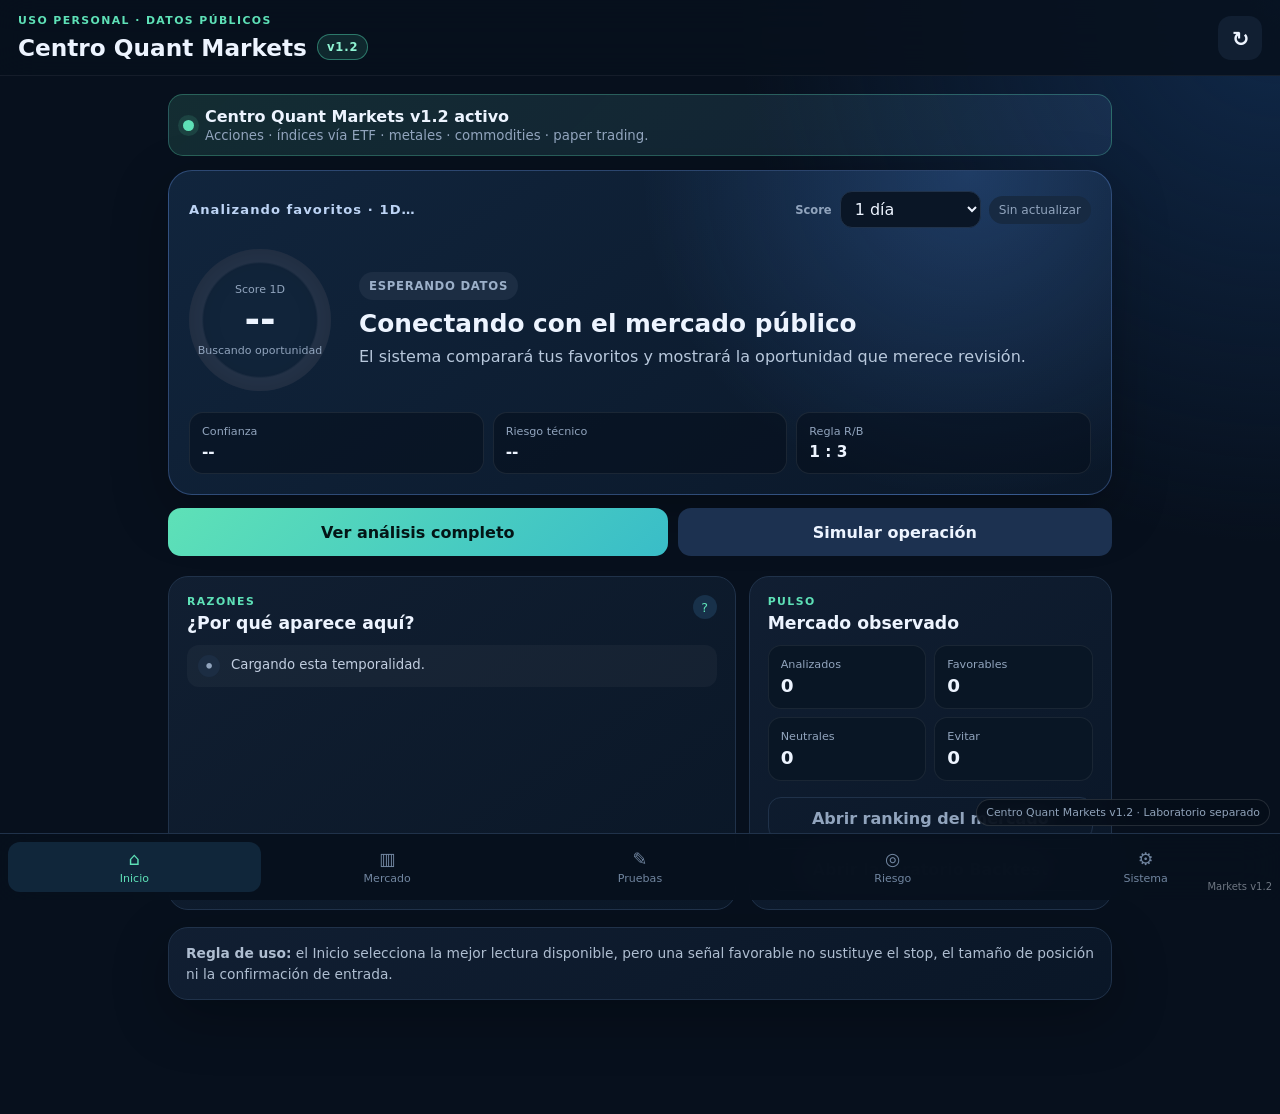
<file: index.html>
<!doctype html>
<html lang="es">
<head>
  <meta charset="utf-8" />
  <meta name="viewport" content="width=device-width, initial-scale=1, viewport-fit=cover" />
  <meta name="theme-color" content="#0b1220" />
  <meta name="apple-mobile-web-app-capable" content="yes" />
  <meta name="apple-mobile-web-app-status-bar-style" content="black-translucent" />
  <meta name="apple-mobile-web-app-title" content="Quant Centro" />
  <title>Centro de Trading Cuantitativo</title>
  <link rel="manifest" href="./manifest.webmanifest" />
  <link rel="apple-touch-icon" href="./icons/icon-192.png" />
  <link rel="stylesheet" href="./styles.css?v=1.0.0" />
</head>
<body>
  <header class="app-header">
    <div>
      <p class="eyebrow">Uso personal · Datos públicos</p>
      <div class="brand-line"><h1>Centro Quant Markets</h1><span class="version-badge">v1.2</span></div>
    </div>
    <button id="refreshAllBtn" class="icon-btn" aria-label="Actualizar">↻</button>
  </header>

  <main>
    <section id="homeView" class="view active home-v6">
      <div class="v6-release-banner"><span class="release-dot"></span><div><strong>Centro Quant Markets v1.2 activo</strong><small>Acciones · índices vía ETF · metales · commodities · paper trading.</small></div></div>

      <article class="decision-hero">
        <div class="decision-topline">
          <span id="homePair" class="home-pair">Analizando favoritos…</span>
          <div class="home-time-controls">
            <label for="homeTimeframeSelect">Score</label>
            <select id="homeTimeframeSelect" class="compact-select" aria-label="Temporalidad del Score de Inicio">
              <option value="15m">15 min</option>
              <option value="1h">1 hora</option>
              <option value="4h">4 horas</option>
              <option value="1d" selected>1 día</option>
              <option value="1w">1 semana</option>
            </select>
            <span id="homeUpdated" class="pill">Sin actualizar</span>
          </div>
        </div>
        <div class="decision-main">
          <div class="decision-score-wrap">
            <span id="homeScoreLabel">Score 1D</span>
            <strong id="homeScore">--</strong>
            <small id="homeSide">Buscando oportunidad</small>
          </div>
          <div class="decision-copy">
            <p id="homeDecision" class="home-decision neutral">ESPERANDO DATOS</p>
            <h2 id="homeHeadline">Conectando con el mercado público</h2>
            <p id="homeSummary">El sistema comparará tus favoritos y mostrará la oportunidad que merece revisión.</p>
          </div>
        </div>
        <div class="home-kpis">
          <div><span>Confianza</span><strong id="homeConfidence">--</strong></div>
          <div><span>Riesgo técnico</span><strong id="homeRisk">--</strong></div>
          <div><span>Regla R/B</span><strong>1 : 3</strong></div>
        </div>
      </article>

      <div class="home-actions">
        <button id="homeAnalyzeBtn" class="primary">Ver análisis completo</button>
        <button id="homePaperBtn" class="secondary">Simular operación</button>
      </div>

      <section class="home-grid">
        <article class="home-panel">
          <div class="home-panel-head"><div><p class="eyebrow">Razones</p><h2>¿Por qué aparece aquí?</h2></div><span class="help-symbol">?</span></div>
          <div id="homeReasons" class="reason-list"><div class="reason-row neutral"><span>•</span><p>Esperando indicadores del mercado.</p></div></div>
        </article>

        <article class="home-panel">
          <div class="home-panel-head"><div><p class="eyebrow">Pulso</p><h2>Mercado observado</h2></div></div>
          <div class="pulse-grid">
            <div><span>Analizados</span><strong id="homeAnalyzed">0</strong></div>
            <div><span>Favorables</span><strong id="homeFavorable">0</strong></div>
            <div><span>Neutrales</span><strong id="homeNeutral">0</strong></div>
            <div><span>Evitar</span><strong id="homeAvoid">0</strong></div>
          </div>
          <button id="homeMarketBtn" class="ghost wide">Abrir ranking del mercado</button>
          <button id="homeBacktestBtn" class="ghost wide home-secondary-link">Abrir laboratorio Backtest</button>
        </article>
      </section>

      <div class="notice home-notice"><strong>Regla de uso:</strong> el Inicio selecciona la mejor lectura disponible, pero una señal favorable no sustituye el stop, el tamaño de posición ni la confirmación de entrada.</div>
    </section>

    <section id="dashboardView" class="view">
      <div class="hero-card">
        <div>
          <p class="muted">Estado de tus favoritos</p>
          <h2 id="marketSummary">Cargando mercado…</h2>
        </div>
        <span id="lastUpdate" class="pill">Sin actualizar</span>
      </div>

      <div class="section-title">
        <div>
          <h2>Mercado Hoy</h2>
          <p>Ranking automático según oportunidad Long o Short.</p>
        </div>
        <select id="marketModeSelect" class="compact-select">
          <option value="long" selected>Long</option>
          <option value="short">Short</option>
        </select>
      </div>
      <div id="marketRanking" class="ranking-list"></div>

      <div class="section-title">
        <div>
          <h2>Favoritos</h2>
          <p>Scores Long y Short separados.</p>
        </div>
        <button id="addAssetBtn" class="primary small">+ Agregar</button>
      </div>
      <div id="assetGrid" class="asset-grid"></div>

      <div class="notice">
        <strong>Importante:</strong> el score mide cuántas condiciones favorables se cumplen. No es una probabilidad garantizada de subida.
      </div>
    </section>

    <section id="analysisView" class="view">
      <div class="section-title">
        <div>
          <p class="eyebrow">Análisis cuantitativo</p>
          <h2 id="analysisTitle">Selecciona un activo</h2>
        </div>
        <button id="backToDashboard" class="ghost">← Volver</button>
      </div>

      <div class="controls-row">
        <select id="analysisModeSelect">
          <option value="long" selected>Lectura Long</option>
          <option value="short">Lectura Short</option>
        </select>
        <select id="timeframeSelect">
          <option value="15m">15 minutos</option>
          <option value="1h">1 hora</option>
          <option value="4h">4 horas</option>
          <option value="1d" selected>Diario</option>
          <option value="1w">Semanal</option>
          <option value="1M">Mensual</option>
        </select>
        <button id="refreshAnalysisBtn" class="secondary">Actualizar</button>
      </div>

      <div class="analysis-top">
        <div class="score-card">
          <span class="muted">Score cuantitativo</span>
          <strong id="mainScore">--</strong>
          <span id="mainDecision" class="decision neutral">Sin datos</span>
        </div>
        <div class="metric-card">
          <span>Precio</span><strong id="analysisPrice">--</strong>
          <small id="analysisChange">--</small>
        </div>
      </div>

      <article class="traffic-card" id="trafficCard">
        <div class="traffic-head">
          <div>
            <p class="eyebrow">Semáforo inteligente</p>
            <h3 id="trafficTitle">Esperando análisis</h3>
            <p id="trafficMessage">El sistema combinará score y calidad de los factores para darte una instrucción clara.</p>
          </div>
          <div id="trafficLight" class="traffic-light neutral" aria-label="Semáforo sin datos">
            <span class="light red"></span><span class="light yellow"></span><span class="light green"></span>
          </div>
        </div>
        <div id="trafficReasons" class="traffic-reasons"><div class="reason-row neutral"><span>•</span><p>Selecciona un activo y espera los datos.</p></div></div>
        <button id="trafficNeedsBtn" class="ghost wide" type="button" aria-expanded="false">¿Qué tendría que pasar para ponerse en verde?</button>
        <div id="trafficNeeds" class="traffic-needs" hidden></div>
        <small class="traffic-rule">El verde valida la lectura técnica. Antes de operar, el simulador debe confirmar un riesgo/beneficio mínimo de 1:3.</small>
      </article>

      <article class="score-engine-card">
        <div class="score-engine-head">
          <div><p class="eyebrow">Motor del Score</p><h3>De dónde salen los puntos</h3><p>Cada factor aporta una parte de su peso máximo según la lectura actual.</p></div>
          <span id="scoreWeightTotal" class="pill">Pesos: 100</span>
        </div>
        <div id="scoreBreakdown" class="score-breakdown"><div class="notice">Selecciona un activo para ver el desglose.</div></div>
      </article>

      <div class="chart-card">
        <div class="chart-head">
          <div>
            <strong>Precio y medias</strong>
            <small id="chartCaption">Últimas velas</small>
          </div>
          <div class="legend"><span>Precio</span><span>EMA20</span><span>EMA50</span></div>
        </div>
        <canvas id="priceChart" width="900" height="420"></canvas>
      </div>

      <div id="diagnosticGrid" class="diagnostic-grid"></div>

      <div class="explanation-card">
        <h3>Lectura clara</h3>
        <p id="plainExplanation">Selecciona un activo para obtener el diagnóstico.</p>
      </div>
    </section>

    <section id="backtestView" class="view">
      <div class="section-title">
        <div>
          <p class="eyebrow">Laboratorio</p>
          <h2>Laboratorio automático</h2>
          <p>La app recorre el historial y abre/cierra simulaciones automáticamente según el Score, stop y objetivo.</p>
        </div>
      </div>

      <div class="form-card">
        <div class="form-grid">
          <label>Activo
            <select id="btSymbol"></select>
          </label>
          <label>Temporalidad
            <select id="btInterval">
              <option value="15m">15 minutos</option>
              <option value="1h">1 hora</option>
              <option value="4h" selected>4 horas</option>
              <option value="1d">Diario</option>
              <option value="1w">Semanal</option>
            </select>
          </label>
          <label>Motor de entrada
            <select id="btPreset">
              <option value="score" selected>Score Centro Quant automático</option>
              <option value="trend">Clásico: tendencia EMA + RSI</option>
              <option value="pullback">Clásico: retroceso EMA20</option>
              <option value="breakout">Clásico: ruptura + volumen</option>
            </select>
          </label>
          <label>Score mínimo
            <input id="btScoreThreshold" type="number" value="85" min="50" max="100" step="1" />
          </label>
          <label>Dirección
            <select id="btDirection"><option value="auto" selected>Automática Long / Short</option><option value="long">Solo Long</option><option value="short">Solo Short</option></select>
          </label>
          <label>Capital inicial
            <input id="btCapital" type="number" value="10000" min="100" />
          </label>
          <label>Stop %
            <input id="btStop" type="number" value="3" min="0.2" step="0.1" />
          </label>
          <label>Objetivo %
            <input id="btTarget" type="number" value="9" min="0.2" step="0.1" />
          </label>
          <label>Comisión por lado %
            <input id="btFee" type="number" value="0.1" min="0" step="0.01" />
          </label>
          <label>Riesgo por operación %
            <input id="btRisk" type="number" value="1" min="0.1" max="10" step="0.1" />
          </label>
        </div>
        <button id="runBacktestBtn" class="primary wide">Ejecutar simulaciones automáticas</button>
        <div id="btAutoSummary" class="auto-summary">Usa Score 85 como punto de partida. Después puedes probar 80, 75 o 90 y comparar.</div>
      </div>

      <div id="btResults" class="results-grid hidden"></div>
      <div id="btEquityWrap" class="chart-card hidden">
        <div class="chart-head"><strong>Curva de capital</strong><small>Resultado simulado</small></div>
        <canvas id="equityChart" width="900" height="360"></canvas>
      </div>
      <div class="notice">
        Un backtest no garantiza resultados futuros. Sirve para descartar ideas débiles y medir reglas antes de arriesgar dinero.
      </div>
    </section>


    <section id="paperView" class="view paper-v5">
      <div class="new-version-banner"><strong>✓ NUEVA BASE ACTIVA</strong><span>Laboratorio separado: riesgo, R/B, diario y aprendizaje.</span></div>
      <div class="section-title paper-hero">
        <div>
          <p class="eyebrow">Laboratorio Markets · v1.2</p>
          <h2>Simulador y diario de operaciones</h2>
          <p>Planea la entrada, valida el riesgo y aprende de tus resultados sin usar dinero real.</p>
        </div>
        <button id="refreshPaperBtn" class="secondary">Revisar abiertas</button>
      </div>

      <div class="auto-paper-card">
        <div class="auto-paper-head"><div><p class="eyebrow">Piloto automático</p><h3>Paper trading automático</h3><p>Cuando la app está abierta (y al volver a abrirla), escanea una cesta separada de acciones grandes y ETFs representativos de índices, metales y commodities. Crea simulaciones sólo si alcanzan el Score indicado.</p></div><label class="switch-line"><input id="autoPaperEnabled" type="checkbox" /><span>Activar</span></label></div>
        <div class="auto-paper-grid">
          <label>Temporalidad<select id="autoPaperInterval"><option value="15m">15 min</option><option value="1h">1 hora</option><option value="4h" selected>4 horas</option><option value="1d">Diario</option><option value="1w">Semanal</option></select></label>
          <label>Score mínimo<input id="autoPaperThreshold" type="number" min="50" max="100" value="85" /></label>
          <label>Stop %<input id="autoPaperStop" type="number" min="0.2" step="0.1" value="3" /></label>
          <label>Objetivo %<input id="autoPaperTarget" type="number" min="0.2" step="0.1" value="9" /></label>
          <label>Riesgo %<input id="autoPaperRisk" type="number" min="0.1" max="10" step="0.1" value="1" /></label>
          <label>Capital simulado<input id="autoPaperCapital" type="number" min="100" value="20000" /></label>
        </div>
        <div class="scanner-universe-note"><strong>Radar Markets:</strong> acciones grandes + ETFs de índices/metales/commodities → Score Long/Short → R/B mínimo 1:3.</div>
        <div class="auto-paper-footer"><span id="autoPaperStatus">Apagado</span><button id="scanAutoPaperBtn" class="secondary">Revisar señales ahora</button></div>
        <small class="muted">En iPhone una PWA no puede garantizar ejecución continua cuando está totalmente cerrada; el barrido se hace con la app abierta, al abrirla y al actualizar.</small>
      </div>

      <div class="scanner-results-card">
        <div class="scanner-results-head"><div><p class="eyebrow">Radar Markets</p><h3>Último barrido del mercado</h3><p id="scannerResultsMeta">Aún no hay un barrido terminado.</p></div><div class="scanner-legend"><span class="dot signal"></span>85+ señal <span class="dot watch"></span>70–84 vigilar</div></div>
        <div id="scannerResults" class="scanner-results"></div>
        <small class="muted">Aquí aparecen los instrumentos que realmente logró analizar. Se ordenan por el mejor Score entre Long y Short.</small>
      </div>
      <div class="paper-layout">
        <div class="form-card paper-entry-card">
          <div class="paper-card-title"><span class="step-number">1</span><div><strong>Nueva operación</strong><small>Define la idea antes de entrar</small></div></div>
          <div class="form-grid">
            <label>Activo<select id="paperSymbol"></select></label>
            <label>Dirección<select id="paperSide"><option value="long">Long</option><option value="short">Short</option></select></label>
            <label>Temporalidad<select id="paperInterval"><option value="15m">15 minutos</option><option value="1h">1 hora</option><option value="4h">4 horas</option><option value="1d" selected>Diario</option><option value="1w">Semanal</option></select></label>
            <label>Entrada<input id="paperEntry" type="number" step="any" placeholder="Precio actual automático" /></label>
            <label>Stop por<select id="paperStopMode"><option value="percent">Porcentaje</option><option value="price">Precio</option></select></label>
            <label>Stop<input id="paperStop" type="number" step="any" value="3" /></label>
            <label>Objetivo por<select id="paperTargetMode"><option value="percent">Porcentaje</option><option value="price">Precio</option></select></label>
            <label>Objetivo<input id="paperTarget" type="number" step="any" value="9" /></label>
            <label>Capital disponible<input id="paperCapital" type="number" min="0" step="any" value="20000" /></label>
            <label>Riesgo máximo %<input id="paperRiskPct" type="number" min="0.1" max="10" step="0.1" value="1" /></label>
            <label class="full-field">Motivo o notas<textarea id="paperNotes" rows="3" placeholder="Ej. Score alto, tendencia alineada y volumen confirmando"></textarea></label>
          </div>
          <div class="trade-checklist">
            <strong>Lista de control antes de guardar</strong>
            <label><input id="checkTrend" type="checkbox" /> La tendencia apoya la dirección</label>
            <label><input id="checkSignal" type="checkbox" /> Existe una señal concreta de entrada</label>
            <label><input id="checkRisk" type="checkbox" /> Acepto la pérdida definida por el stop</label>
            <label><input id="checkNoImpulse" type="checkbox" /> No estoy entrando por impulso o FOMO</label>
          </div>
          <div id="paperPreview" class="paper-analysis-panel">Selecciona los datos. Al guardar se capturarán score, RSI, ADX, ATR, volumen y medias.</div>
          <button id="savePaperBtn" class="primary wide">Guardar operación simulada</button>
        </div>

        <aside class="paper-guide-card">
          <div class="paper-card-title"><span class="step-number">2</span><div><strong>Reglas de control</strong><small>Tu filtro antes de operar</small></div></div>
          <div class="rule-row"><span>Riesgo máximo</span><strong>1% sugerido</strong></div>
          <div class="rule-row"><span>R/B mínimo</span><strong>1 : 3</strong></div>
          <div class="rule-row"><span>Operaciones abiertas</span><strong id="paperOpenCount">0</strong></div>
          <p class="muted compact-note">Una operación puede tener score alto y aun así no cumplir tu gestión de riesgo.</p>
        </aside>
      </div>

      <div class="section-title paper-section-head"><div><p class="eyebrow">Seguimiento</p><h2>Operaciones abiertas</h2><p>La app revisa stops y objetivos automáticamente cada 45 segundos mientras está activa.</p></div></div>
      <div id="paperMonitor" class="paper-monitor"></div>
      <div id="paperOpenList" class="paper-list"></div>

      <div class="section-title paper-section-head"><div><p class="eyebrow">Estadísticas</p><h2>Diario de resultados</h2><p>Historial, rendimiento acumulado y patrones de tu sistema.</p></div></div>
      <div id="paperStats" class="results-grid"></div>
      <div class="section-head mfe-head"><div><h3>🎯 ¿Hasta dónde llegaron realmente?</h3><p>Máximo avance favorable antes del cierre, medido en R.</p></div></div>
      <div id="paperMfeStats" class="results-grid mfe-grid"></div>
      <div id="paperInsights" class="insights-card"></div>
      <div class="journal-toolbar">
        <select id="paperFilter">
          <option value="all">Todo el diario</option>
          <option value="wins">Solo ganadoras</option>
          <option value="losses">Solo perdedoras</option>
          <option value="long">Solo Long</option>
          <option value="short">Solo Short</option>
        </select>
        <button id="exportPaperBtn" class="secondary">Exportar CSV</button>
      </div>
      <div id="paperClosedList" class="paper-list"></div>
    </section>

    <section id="positionView" class="view">
      <div class="section-title">
        <div>
          <p class="eyebrow">Gestión de riesgo</p>
          <h2>Calculadora de posición</h2>
        </div>
      </div>
      <div class="form-card">
        <div class="form-grid">
          <label>Capital disponible
            <input id="posCapital" type="number" value="20000" />
          </label>
          <label>Riesgo máximo %
            <input id="posRisk" type="number" value="1" step="0.1" />
          </label>
          <label>Precio de entrada
            <input id="posEntry" type="number" placeholder="Ej. 65000" step="any" />
          </label>
          <label>Stop loss
            <input id="posStop" type="number" placeholder="Ej. 63000" step="any" />
          </label>
          <label>Objetivo
            <input id="posTarget" type="number" placeholder="Ej. 71000" step="any" />
          </label>
        </div>
        <button id="calcPositionBtn" class="primary wide">Calcular operación</button>
      </div>
      <div id="positionResults" class="results-grid hidden"></div>
    </section>

    <section id="settingsView" class="view">
      <div class="section-title">
        <div>
          <p class="eyebrow">Configuración</p>
          <h2>Sistema cuantitativo</h2>
          <p>Estos pesos determinan el score. Después podremos ajustarlos con evidencia del backtest.</p>
        </div>
      </div>
      <div class="form-card" style="margin-bottom:14px">
        <div class="weight-summary"><div><strong>Fuente de datos · Twelve Data</strong><small>La clave queda guardada sólo en este dispositivo.</small></div><strong id="marketApiStatus">Sin clave</strong></div>
        <label>API key de Twelve Data<input id="marketApiKey" type="password" autocomplete="off" placeholder="Pega aquí tu API key" /></label>
        <button id="saveMarketApiKey" type="button" class="primary wide">Guardar clave de mercado</button>
        <small class="muted">Markets v1 necesita esta clave para consultar velas y precios. Crypto permanece totalmente separado.</small>
      </div>
      <div class="form-card">
        <div class="weight-summary"><div><strong>Personaliza tu estrategia</strong><small>Los seis pesos deben sumar 100.</small></div><strong id="weightsTotal">100 / 100</strong></div>
        <div class="weight-presets">
          <button type="button" class="ghost" data-weight-preset="balanced">Equilibrado</button>
          <button type="button" class="ghost" data-weight-preset="trend">Tendencia</button>
          <button type="button" class="ghost" data-weight-preset="momentum">Momentum</button>
        </div>
        <div id="weightsForm" class="weights"></div>
        <button id="saveWeightsBtn" class="primary wide">Guardar y recalcular</button>
        <div class="backup-tools">
          <button id="backupDataBtn" type="button" class="secondary wide">Crear respaldo completo</button>
          <button id="restoreDataBtn" type="button" class="ghost wide">Cargar respaldo</button>
          <input id="restoreDataInput" type="file" accept="application/json,.json" hidden />
          <small class="muted">El respaldo incluye activos, pesos, temporalidad de Inicio y todas las operaciones de Pruebas guardadas en este dispositivo.</small>
        </div>
        <button id="resetDataBtn" class="danger wide">Restablecer aplicación</button>
      </div>
      <div class="notice">
        Los datos personales y preferencias se guardan localmente en este dispositivo. La API key de datos se guarda sólo en el almacenamiento local de este dispositivo y no se incluye en los respaldos.
      </div>
    </section>
  </main>
  <div class="build-label">Centro Quant Markets v1.2 · Laboratorio separado</div>

  <nav class="bottom-nav">
    <button data-view="homeView" class="active"><span>⌂</span>Inicio</button>
    <button data-view="dashboardView"><span>▥</span>Mercado</button>
    <button data-view="paperView"><span>✎</span>Pruebas</button>
    <button data-view="positionView"><span>◎</span>Riesgo</button>
    <button data-view="settingsView"><span>⚙</span>Sistema</button>
  </nav>

  <dialog id="assetDialog">
    <form method="dialog" class="dialog-card">
      <h3>Agregar instrumento</h3>
      <p>Escribe el ticker. Ejemplos: AAPL, MSFT, SPY, GLD, USO.</p>
      <input id="newAssetInput" maxlength="12" autocomplete="off" placeholder="AAPL" />
      <div class="dialog-actions">
        <button value="cancel" class="ghost">Cancelar</button>
        <button id="confirmAddAsset" value="default" class="primary">Agregar</button>
      </div>
      <p id="assetDialogError" class="error"></p>
    </form>
  </dialog>

  <script src="./app.js?v=1.0.0"></script>

<div id="appVersionBadge" style="position:fixed;right:8px;bottom:8px;z-index:9999;font-size:10px;opacity:.45;pointer-events:none">Markets v1.2</div>
</body>
</html>
</file>
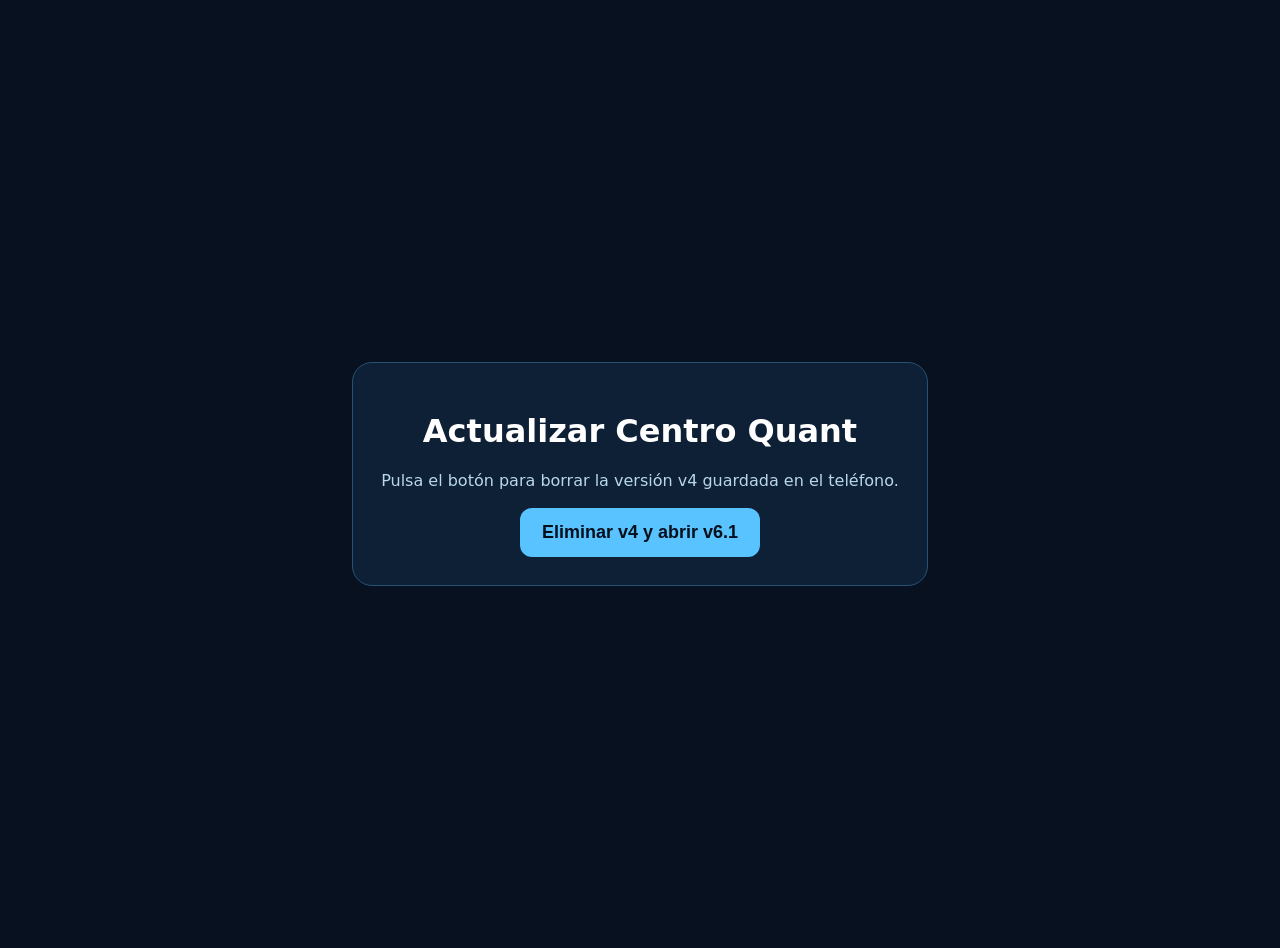
<file: actualizar.html>
<!doctype html><html lang="es"><head><meta charset="utf-8"><meta name="viewport" content="width=device-width,initial-scale=1"><title>Actualizar Centro Quant</title><style>body{font-family:system-ui;background:#07111f;color:white;display:grid;place-items:center;min-height:100vh;margin:0;padding:24px}.box{max-width:520px;text-align:center;padding:28px;border:1px solid #285275;border-radius:20px;background:#0e2035}button{font-size:18px;font-weight:800;padding:14px 22px;border:0;border-radius:12px;background:#59c3ff;color:#06101c}#status{margin:18px 0;color:#b9d7ec}</style></head><body><div class="box"><h1>Actualizar Centro Quant</h1><p id="status">Pulsa el botón para borrar la versión v4 guardada en el teléfono.</p><button id="go">Eliminar v4 y abrir v6.1</button></div><script>document.getElementById('go').onclick=async()=>{const s=document.getElementById('status');s.textContent='Eliminando caché anterior…';try{if('serviceWorker'in navigator){const regs=await navigator.serviceWorker.getRegistrations();await Promise.all(regs.map(r=>r.unregister()));}if('caches'in window){const keys=await caches.keys();await Promise.all(keys.map(k=>caches.delete(k)));}s.textContent='Listo. Abriendo v6.1…';setTimeout(()=>location.replace('./?v=61&actualizado='+Date.now()),600);}catch(e){s.textContent='No se pudo limpiar automáticamente. Borra la app de inicio y vuelve a agregarla desde Safari.';}}</script></body></html>
</file>
<file: styles.css>
:root{
  --bg:#07101d;--panel:#0d1929;--panel2:#111f32;--line:#20324a;--text:#edf4ff;
  --muted:#91a4bd;--accent:#5ee1b7;--accent2:#73a7ff;--danger:#ff7185;--warn:#f6c86b;
  --shadow:0 18px 55px rgba(0,0,0,.28);--radius:20px
}
*{box-sizing:border-box}
html{background:var(--bg);color:var(--text);font-family:Inter,ui-sans-serif,system-ui,-apple-system,BlinkMacSystemFont,"Segoe UI",sans-serif}
body{margin:0;min-height:100vh;background:radial-gradient(circle at top right,#10294a 0,transparent 32%),var(--bg);padding-bottom:92px}
button,input,select{font:inherit}
button{cursor:pointer}
.app-header{position:sticky;top:0;z-index:10;display:flex;justify-content:space-between;align-items:center;padding:calc(14px + env(safe-area-inset-top)) 18px 14px;background:rgba(7,16,29,.88);backdrop-filter:blur(18px);border-bottom:1px solid rgba(255,255,255,.06)}
h1,h2,h3,p{margin-top:0}.app-header h1{font-size:1.45rem;margin:2px 0 0}.eyebrow{text-transform:uppercase;letter-spacing:.13em;font-size:.68rem;color:var(--accent);font-weight:800;margin-bottom:5px}
main{max-width:980px;margin:auto;padding:18px}.view{display:none}.view.active{display:block}
.icon-btn,.ghost,.secondary,.primary,.danger{border:0;border-radius:13px;padding:11px 14px;font-weight:750}
.icon-btn{width:44px;height:44px;font-size:1.3rem;background:var(--panel2);color:var(--text)}
.primary{background:linear-gradient(135deg,var(--accent),#39bdc8);color:#031516}.secondary{background:#1c3150;color:var(--text)}.ghost{background:transparent;color:var(--muted);border:1px solid var(--line)}.danger{background:#3a1620;color:#ff9cab}.small{padding:9px 12px}.wide{width:100%;margin-top:16px}
.hero-card,.chart-card,.form-card,.explanation-card,.notice{background:linear-gradient(145deg,rgba(17,31,50,.98),rgba(10,23,39,.98));border:1px solid var(--line);border-radius:var(--radius);box-shadow:var(--shadow)}
.hero-card{padding:22px;display:flex;align-items:flex-end;justify-content:space-between;gap:14px}.hero-card h2{margin:4px 0 0;font-size:1.35rem}.muted,.section-title p,small{color:var(--muted)}
.pill{font-size:.76rem;padding:7px 10px;border-radius:999px;background:#172a42;color:var(--muted);white-space:nowrap}
.section-title{display:flex;justify-content:space-between;align-items:flex-end;gap:16px;margin:28px 2px 14px}.section-title h2{margin-bottom:5px}.section-title p{margin-bottom:0;font-size:.9rem;line-height:1.45}
.asset-grid{display:grid;grid-template-columns:repeat(auto-fit,minmax(250px,1fr));gap:13px}
.asset-card{position:relative;background:var(--panel);border:1px solid var(--line);border-radius:18px;padding:17px;transition:.2s transform,.2s border-color}.asset-card:active{transform:scale(.985)}.asset-card:hover{border-color:#355174}
.asset-top,.asset-bottom{display:flex;align-items:center;justify-content:space-between;gap:12px}.symbol-wrap{display:flex;align-items:center;gap:10px}.coin-badge{width:42px;height:42px;border-radius:14px;background:linear-gradient(135deg,#223a5d,#112037);display:grid;place-items:center;font-weight:900;color:var(--accent)}
.asset-card h3{margin:0;font-size:1rem}.asset-card .pair{font-size:.72rem;color:var(--muted)}.price{font-size:1.3rem;font-weight:850;margin:17px 0 4px}.change.pos{color:var(--accent)}.change.neg{color:var(--danger)}
.score-ring{width:57px;height:57px;border-radius:50%;display:grid;place-items:center;font-size:.92rem;font-weight:900;background:conic-gradient(var(--accent) calc(var(--score)*1%),#1d2b40 0);position:relative}.score-ring:after{content:"";position:absolute;inset:5px;border-radius:50%;background:var(--panel)}.score-ring span{position:relative;z-index:1}
.card-actions{display:flex;justify-content:space-between;align-items:center;margin-top:14px}.tag{font-size:.75rem;padding:6px 9px;border-radius:999px;background:#17273b}.remove-btn{border:0;background:transparent;color:#60758f;font-size:1rem;padding:5px}
.notice{padding:15px 17px;margin-top:17px;color:#afbed1;font-size:.86rem;line-height:1.5}
.controls-row{display:flex;gap:10px;margin-bottom:14px}select,input{width:100%;background:#0a1626;color:var(--text);border:1px solid var(--line);border-radius:12px;padding:12px;outline:none}select:focus,input:focus{border-color:var(--accent2)}
.analysis-top{display:grid;grid-template-columns:1.2fr 1fr;gap:12px;margin-bottom:12px}.score-card,.metric-card{background:var(--panel);border:1px solid var(--line);border-radius:18px;padding:18px}.score-card strong{font-size:2.3rem;display:block;margin:7px 0}.decision{display:inline-block;border-radius:999px;padding:6px 10px;font-size:.78rem;font-weight:850}.decision.good{background:#133a35;color:var(--accent)}.decision.warn{background:#3b321c;color:var(--warn)}.decision.bad{background:#3d1822;color:#ff91a1}.decision.neutral{background:#1b2c42;color:var(--muted)}.metric-card{display:flex;flex-direction:column;justify-content:center}.metric-card strong{font-size:1.4rem;margin:8px 0}
.chart-card{padding:14px;margin-bottom:14px;overflow:hidden}.chart-head{display:flex;justify-content:space-between;align-items:center;gap:12px;margin-bottom:10px}.chart-head small{display:block}.legend{display:flex;gap:10px;color:var(--muted);font-size:.7rem}canvas{width:100%;height:auto;display:block}
.diagnostic-grid,.results-grid{display:grid;grid-template-columns:repeat(auto-fit,minmax(150px,1fr));gap:10px;margin:12px 0}.diag,.result-card{background:var(--panel);border:1px solid var(--line);padding:14px;border-radius:16px}.diag span,.result-card span{font-size:.75rem;color:var(--muted);display:block}.diag strong,.result-card strong{font-size:1.03rem;display:block;margin-top:7px}.explanation-card{padding:19px}.explanation-card p{margin:9px 0 0;color:#c1cee0;line-height:1.58}
.form-card{padding:18px}.form-grid{display:grid;grid-template-columns:repeat(auto-fit,minmax(210px,1fr));gap:13px}.form-grid label{font-size:.78rem;color:var(--muted)}.form-grid input,.form-grid select{margin-top:6px}.hidden{display:none!important}
.weights{display:grid;gap:12px}.weight-row{display:grid;grid-template-columns:1fr 80px;gap:12px;align-items:center}.weight-row label{color:#cbd7e7}
.bottom-nav{position:fixed;left:0;right:0;bottom:0;z-index:20;display:grid;grid-template-columns:repeat(4,1fr);background:rgba(7,16,29,.94);backdrop-filter:blur(20px);border-top:1px solid var(--line);padding:8px 8px calc(8px + env(safe-area-inset-bottom))}
.bottom-nav button{border:0;background:transparent;color:#7186a0;font-size:.69rem;padding:7px 3px;border-radius:12px}.bottom-nav button span{display:block;font-size:1.1rem;margin-bottom:3px}.bottom-nav button.active{color:var(--accent);background:#10263a}
dialog{border:0;padding:0;background:transparent;color:var(--text);width:min(92vw,430px)}dialog::backdrop{background:rgba(0,0,0,.68);backdrop-filter:blur(4px)}.dialog-card{background:var(--panel);border:1px solid var(--line);padding:22px;border-radius:20px}.dialog-card p{color:var(--muted);line-height:1.45}.dialog-actions{display:flex;justify-content:flex-end;gap:10px;margin-top:14px}.error{color:var(--danger)!important;margin:10px 0 0!important;font-size:.8rem}
.loading{opacity:.55;pointer-events:none}
@media(max-width:600px){main{padding:14px}.hero-card{align-items:flex-start;flex-direction:column}.analysis-top{grid-template-columns:1fr 1fr}.section-title{align-items:flex-start}.section-title .ghost{white-space:nowrap}.legend{display:none}.asset-grid{grid-template-columns:1fr}}

.compact-select{width:auto;min-width:110px}
.ranking-list{display:grid;gap:9px}
.rank-row{display:grid;grid-template-columns:42px 1fr auto auto;align-items:center;gap:11px;background:var(--panel);border:1px solid var(--line);border-radius:16px;padding:13px 14px;color:var(--text);text-align:left}
.rank-num{width:31px;height:31px;border-radius:10px;background:#14263b;display:grid;place-items:center;color:var(--muted);font-weight:800}
.rank-main strong{display:block}.rank-main small{display:block;margin-top:3px}
.rank-score{font-weight:900;font-size:1.05rem}
.rank-action{font-size:.72rem;padding:6px 8px;border-radius:999px;background:#17273b;white-space:nowrap}
.dual-scores{display:grid;grid-template-columns:1fr 1fr;gap:8px;margin-top:13px}
.mini-score{background:#0a1626;border:1px solid var(--line);border-radius:12px;padding:9px}
.mini-score span{display:block;color:var(--muted);font-size:.7rem}.mini-score strong{display:block;margin-top:4px}
@media(max-width:600px){.rank-row{grid-template-columns:36px 1fr auto}.rank-action{display:none}.controls-row{flex-wrap:wrap}}

.bottom-nav{grid-template-columns:repeat(5,1fr)}
.full-field{grid-column:1/-1}
textarea{width:100%;margin-top:6px;background:#0a1626;color:var(--text);border:1px solid var(--line);border-radius:12px;padding:12px;resize:vertical}
.paper-list{display:grid;gap:11px}
.paper-trade{background:var(--panel);border:1px solid var(--line);border-radius:18px;padding:16px}
.paper-head,.paper-progress,.paper-actions{display:flex;justify-content:space-between;align-items:center;gap:10px}
.paper-head h3{margin:0}.paper-meta{color:var(--muted);font-size:.76rem;margin-top:4px}
.paper-levels{display:grid;grid-template-columns:repeat(3,1fr);gap:8px;margin:13px 0}
.paper-level{background:#0a1626;border:1px solid var(--line);border-radius:12px;padding:9px}.paper-level span{display:block;color:var(--muted);font-size:.68rem}.paper-level strong{display:block;margin-top:4px;font-size:.88rem}
.paper-snapshot{display:flex;flex-wrap:wrap;gap:6px;margin-top:10px}.paper-snapshot .tag{font-size:.68rem}
.status-open{color:var(--warn)}.status-win{color:var(--accent)}.status-loss{color:var(--danger)}.status-manual{color:var(--muted)}
.paper-actions{margin-top:13px}.paper-actions button{padding:8px 10px;font-size:.75rem}
.paper-note{color:#b8c6d8;font-size:.82rem;line-height:1.45;margin:10px 0 0}
@media(max-width:600px){.paper-levels{grid-template-columns:1fr 1fr}.bottom-nav button{font-size:.62rem}}

/* V4: tarjetas educativas desplegables */
.diagnostic-grid{grid-template-columns:1fr}
.metric-help{width:100%;color:var(--text);text-align:left;cursor:pointer;appearance:none}
.metric-help:hover{border-color:#355174}.metric-help:focus-visible{outline:2px solid var(--accent);outline-offset:2px}
.metric-title{display:flex!important;align-items:center;justify-content:space-between;gap:8px;font-size:.92rem!important}
.help-symbol{display:grid;place-items:center;width:24px;height:24px;border-radius:50%;background:#18314a;color:var(--accent);font-size:.8rem}
.metric-status{display:inline-block;margin-top:9px;padding:5px 8px;border-radius:999px;font-size:.72rem;font-style:normal;font-weight:800}
.metric-status.good{background:#133a35;color:var(--accent)}.metric-status.warn{background:#3b321c;color:var(--warn)}.metric-status.bad{background:#3d1822;color:#ff91a1}.metric-status.neutral{background:#1b2c42;color:var(--muted)}
.metric-detail{display:none;border-top:1px solid var(--line);margin-top:13px;padding-top:13px;color:#c1cee0;font-size:.86rem;line-height:1.5}
.metric-help.open .metric-detail{display:block}.metric-detail p{margin:10px 0 0}.metric-detail b{color:var(--text)}
.meter{height:12px;border-radius:999px;background:#1b2b40;position:relative;overflow:visible;margin:5px 5px 0}
.meter-fill{height:100%;border-radius:999px;background:var(--accent)}.meter-fill.warn{background:var(--warn)}.meter-fill.bad{background:var(--danger)}.meter-fill.neutral{background:#7186a0}
.meter-marker{position:absolute;top:-4px;width:3px;height:20px;background:var(--text);border-radius:3px;transform:translateX(-1px)}
.meter-labels{display:flex;justify-content:space-between;color:var(--muted);font-size:.64rem;margin-top:7px}
@media(min-width:700px){.diagnostic-grid{grid-template-columns:repeat(2,1fr)}.metric-help.open{grid-column:1/-1}}
.preview-main{line-height:1.6}.preview-metrics{display:flex;flex-wrap:wrap;gap:8px;margin-top:10px}.preview-metrics span{background:#0a1626;border:1px solid var(--line);border-radius:10px;padding:7px 9px;font-size:.76rem}.trade-warning,.trade-ok{margin-top:10px;border-radius:12px;padding:10px 12px;font-size:.8rem}.trade-warning{background:#3a280d;border:1px solid #7b5a18;color:#ffd778}.trade-ok{background:#0c3026;border:1px solid #24634f;color:#86efc1}.insights-card{background:linear-gradient(145deg,#101f35,#0b1728);border:1px solid var(--line);border-radius:18px;padding:17px;margin:12px 0}.insights-card h3{margin:0 0 9px}.insights-card p,.insights-card li{color:#c1cee0;line-height:1.5;font-size:.84rem}.insights-card ul{padding-left:20px;margin:8px 0}.insights-card small{color:var(--muted)}


/* Centro Quant v5 */
.brand-line{display:flex;align-items:center;gap:10px;flex-wrap:wrap}.version-badge{font-size:.72rem;font-weight:800;letter-spacing:.08em;padding:5px 9px;border:1px solid rgba(80,220,180,.45);background:rgba(80,220,180,.12);border-radius:999px;color:#8ff4d3}.build-label{position:fixed;right:10px;bottom:74px;z-index:20;padding:6px 9px;border-radius:999px;background:rgba(6,14,26,.88);border:1px solid rgba(255,255,255,.12);font-size:.68rem;color:#90a3ba;backdrop-filter:blur(8px)}
.paper-hero{padding:18px;border:1px solid rgba(89,195,255,.2);border-radius:20px;background:linear-gradient(135deg,rgba(31,88,138,.22),rgba(17,30,49,.78))}.paper-layout{display:grid;grid-template-columns:minmax(0,1.65fr) minmax(240px,.75fr);gap:16px;align-items:start}.paper-entry-card{border:1px solid rgba(89,195,255,.25);box-shadow:0 16px 45px rgba(0,0,0,.22)}.paper-card-title{display:flex;align-items:center;gap:12px;margin-bottom:18px}.paper-card-title strong{display:block;font-size:1.05rem}.paper-card-title small{display:block;color:var(--muted);margin-top:3px}.step-number{display:grid;place-items:center;width:34px;height:34px;border-radius:12px;background:rgba(68,170,255,.16);border:1px solid rgba(68,170,255,.35);font-weight:900;color:#8ed1ff}.paper-guide-card{padding:18px;border-radius:18px;background:linear-gradient(180deg,rgba(17,31,50,.95),rgba(10,20,34,.95));border:1px solid rgba(255,255,255,.1);position:sticky;top:90px}.rule-row{display:flex;justify-content:space-between;gap:16px;padding:12px 0;border-bottom:1px solid rgba(255,255,255,.08)}.rule-row span{color:var(--muted)}.compact-note{font-size:.82rem;line-height:1.45;margin-top:14px}.paper-analysis-panel{margin:16px 0;padding:16px;border-radius:16px;background:rgba(5,14,25,.68);border:1px solid rgba(255,255,255,.1)}.paper-analysis-panel .preview-main{font-size:.92rem;line-height:1.7}.paper-analysis-panel .preview-metrics{display:grid;grid-template-columns:repeat(3,1fr);gap:10px;margin-top:12px}.paper-analysis-panel .preview-metrics span{padding:12px;border-radius:12px;background:rgba(255,255,255,.045);font-size:.78rem}.paper-analysis-panel .preview-metrics strong{display:block;margin-top:4px;font-size:.98rem}.trade-warning,.trade-ok{margin-top:12px;padding:12px;border-radius:12px;font-weight:700}.trade-warning{background:rgba(255,177,66,.12);border:1px solid rgba(255,177,66,.28);color:#ffd08a}.trade-ok{background:rgba(65,205,145,.12);border:1px solid rgba(65,205,145,.28);color:#94f0c5}.paper-section-head{margin-top:28px}.paper-v5 .paper-list{display:grid;gap:12px}.paper-v5 .results-grid{margin-top:10px}.paper-v5 .insights-card{border:1px solid rgba(150,110,255,.22);background:linear-gradient(135deg,rgba(73,45,128,.16),rgba(12,22,37,.9))}
@media(max-width:760px){.paper-layout{grid-template-columns:1fr}.paper-guide-card{position:static}.paper-analysis-panel .preview-metrics{grid-template-columns:1fr}.build-label{bottom:70px;right:8px;font-size:.62rem}.paper-hero{align-items:flex-start}}

.new-version-banner{display:flex;justify-content:space-between;gap:12px;align-items:center;margin-bottom:14px;padding:14px 16px;border-radius:16px;background:linear-gradient(135deg,rgba(42,210,150,.18),rgba(40,120,220,.16));border:1px solid rgba(80,230,180,.38)}.new-version-banner strong{color:#91f5d2;letter-spacing:.05em}.new-version-banner span{color:#c5d2e3;font-size:.8rem}@media(max-width:600px){.new-version-banner{align-items:flex-start;flex-direction:column}}

/* v5.1 diario y disciplina */
.trade-checklist{display:grid;gap:9px;margin-top:16px;padding:15px;border-radius:15px;background:rgba(255,255,255,.035);border:1px solid rgba(255,255,255,.1)}
.trade-checklist strong{margin-bottom:3px}.trade-checklist label{display:flex;align-items:center;gap:10px;color:#c7d3e3;font-size:.84rem}.trade-checklist input{width:18px;height:18px;margin:0;accent-color:#55d8ae}
.journal-toolbar{display:flex;justify-content:space-between;gap:10px;align-items:center;margin:14px 0}.journal-toolbar select{max-width:210px}.journal-toolbar button{white-space:nowrap}
@media(max-width:600px){.journal-toolbar{align-items:stretch;flex-direction:column}.journal-toolbar select{max-width:none}}

/* Centro Quant v6 · Inicio inteligente */
.home-v6{animation:homeEnter .25s ease-out}@keyframes homeEnter{from{opacity:.35;transform:translateY(5px)}to{opacity:1;transform:none}}
.v6-release-banner{display:flex;align-items:center;gap:11px;margin-bottom:14px;padding:12px 14px;border-radius:15px;background:linear-gradient(135deg,rgba(94,225,183,.14),rgba(115,167,255,.11));border:1px solid rgba(94,225,183,.3)}
.v6-release-banner strong,.v6-release-banner small{display:block}.v6-release-banner small{margin-top:2px}.release-dot{width:11px;height:11px;border-radius:50%;background:var(--accent);box-shadow:0 0 0 5px rgba(94,225,183,.12)}
.decision-hero{padding:20px;border-radius:24px;background:radial-gradient(circle at 85% 0,rgba(84,153,255,.25),transparent 38%),linear-gradient(145deg,#11253d,#0a1728);border:1px solid rgba(115,167,255,.3);box-shadow:var(--shadow)}
.decision-topline{display:flex;justify-content:space-between;align-items:center;gap:12px;flex-wrap:wrap}.home-pair{font-size:.82rem;letter-spacing:.08em;font-weight:850;color:#bdd4f5}.home-time-controls{display:flex;align-items:center;gap:8px;flex-wrap:wrap}.home-time-controls label{font-size:.72rem;color:var(--muted);font-weight:800}.home-time-controls .compact-select{min-width:96px;padding:7px 30px 7px 10px}
.decision-main{display:grid;grid-template-columns:150px 1fr;gap:20px;align-items:center;margin:21px 0}.decision-score-wrap{width:142px;height:142px;border-radius:50%;display:flex;flex-direction:column;align-items:center;justify-content:center;background:radial-gradient(circle,#11243a 56%,transparent 58%),conic-gradient(var(--accent) calc(var(--home-score,0)*1%),#25344a 0);box-shadow:inset 0 0 30px rgba(0,0,0,.2)}
.decision-score-wrap span,.decision-score-wrap small{font-size:.69rem;color:var(--muted)}.decision-score-wrap strong{font-size:2.35rem;line-height:1;margin:5px 0}.decision-copy h2{font-size:1.55rem;margin:9px 0 7px}.decision-copy>p:last-child{color:#b8c8dc;line-height:1.5;margin:0}.home-decision{display:inline-flex;margin:0;padding:7px 10px;border-radius:999px;font-size:.73rem;letter-spacing:.06em;font-weight:900}.home-decision.good{background:#113b31;color:#8ef0cc}.home-decision.warn{background:#3b311b;color:#ffd681}.home-decision.bad{background:#401a25;color:#ff9bac}.home-decision.neutral{background:#1c2d43;color:#9cb0c9}
.home-kpis{display:grid;grid-template-columns:repeat(3,1fr);gap:9px}.home-kpis>div{padding:12px;border-radius:14px;background:rgba(4,13,24,.5);border:1px solid rgba(255,255,255,.08)}.home-kpis span{display:block;font-size:.7rem;color:var(--muted)}.home-kpis strong{display:block;margin-top:5px;font-size:.96rem}
.home-actions{display:grid;grid-template-columns:1.15fr 1fr;gap:10px;margin:13px 0 20px}.home-actions button{min-height:48px}
.home-grid{display:grid;grid-template-columns:1.25fr .8fr;gap:13px}.home-panel{padding:18px;border-radius:20px;background:linear-gradient(145deg,rgba(17,31,50,.98),rgba(10,23,39,.98));border:1px solid var(--line)}.home-panel-head{display:flex;justify-content:space-between;align-items:flex-start}.home-panel-head h2{font-size:1.08rem;margin-bottom:12px}.reason-list{display:grid;gap:8px}.reason-row{display:grid;grid-template-columns:26px 1fr;align-items:start;gap:7px;padding:10px 11px;border-radius:12px;background:rgba(255,255,255,.035)}.reason-row>span{display:grid;place-items:center;width:22px;height:22px;border-radius:50%;font-weight:900}.reason-row p{margin:1px 0 0;color:#c2cee0;font-size:.83rem;line-height:1.4}.reason-row.good>span{background:#123a31;color:var(--accent)}.reason-row.warn>span{background:#3b311b;color:var(--warn)}.reason-row.bad>span{background:#401a25;color:var(--danger)}.reason-row.neutral>span{background:#1c2d43;color:var(--muted)}
.pulse-grid{display:grid;grid-template-columns:1fr 1fr;gap:8px}.pulse-grid>div{padding:12px;border-radius:13px;background:#091625;border:1px solid rgba(255,255,255,.07)}.pulse-grid span{display:block;color:var(--muted);font-size:.7rem}.pulse-grid strong{display:block;margin-top:4px;font-size:1.15rem}.home-secondary-link{margin-top:8px}.home-notice{margin-bottom:4px}
@media(max-width:700px){.decision-main{grid-template-columns:1fr}.decision-score-wrap{margin:auto}.decision-copy{text-align:center}.home-grid{grid-template-columns:1fr}.home-actions{grid-template-columns:1fr 1fr}.decision-copy h2{font-size:1.3rem}}
@media(max-width:420px){.decision-hero{padding:16px}.home-actions{grid-template-columns:1fr}.home-kpis{gap:6px}.home-kpis>div{padding:10px 8px}.home-kpis strong{font-size:.84rem}}


/* Centro Quant v6.1 · Motor del Score */
.score-engine-card{margin:14px 0 16px;padding:18px;border-radius:20px;background:linear-gradient(145deg,rgba(18,38,62,.96),rgba(8,20,35,.98));border:1px solid rgba(100,177,255,.28)}
.score-engine-head{display:flex;justify-content:space-between;gap:14px;align-items:flex-start;margin-bottom:14px}.score-engine-head h3{margin:2px 0 5px;font-size:1.12rem}.score-engine-head p:last-child{margin:0;color:var(--muted);font-size:.8rem}
.score-breakdown{display:grid;gap:9px}.score-factor{padding:12px;border-radius:14px;background:rgba(255,255,255,.035);border:1px solid rgba(255,255,255,.08)}.score-factor-top{display:flex;justify-content:space-between;gap:12px;align-items:center}.score-factor-top strong,.score-factor-top small{display:block}.score-factor-top small{margin-top:3px;color:var(--muted);font-size:.72rem}.score-factor-top b{font-size:.82rem}.score-factor.good b{color:var(--accent)}.score-factor.warn b{color:var(--warn)}.score-factor.bad b{color:var(--danger)}
.factor-track{height:7px;border-radius:999px;background:#243247;overflow:hidden;margin-top:9px}.factor-track span{display:block;height:100%;background:#7890ab;border-radius:inherit}.score-factor.good .factor-track span{background:var(--accent)}.score-factor.warn .factor-track span{background:var(--warn)}.score-factor.bad .factor-track span{background:var(--danger)}
.weight-summary{display:flex;justify-content:space-between;gap:15px;align-items:center;margin-bottom:12px;padding:13px;border-radius:14px;background:#091625;border:1px solid var(--line)}.weight-summary strong,.weight-summary small{display:block}.weight-summary small{margin-top:3px;color:var(--muted)}.weight-total-ok{color:var(--accent)}.weight-total-bad{color:var(--danger)}
.weight-presets{display:grid;grid-template-columns:repeat(3,1fr);gap:8px;margin-bottom:12px}.weight-control{display:grid;grid-template-columns:minmax(90px,1fr) 66px 25px;gap:8px;align-items:center}.weight-control input[type=range]{padding:0}.weight-control input[type=number]{text-align:center}.weight-control span{font-size:.72rem;color:var(--muted)}.weight-row label small{display:block;margin-top:3px;color:var(--muted);font-size:.7rem}
@media(max-width:600px){.score-engine-head{flex-direction:column}.score-factor-top{align-items:flex-start}.weight-presets{grid-template-columns:1fr}.weight-row{align-items:stretch;flex-direction:column}.weight-control{grid-template-columns:1fr 64px 22px}}


/* Centro Quant v6.2 · Semáforo inteligente */
.traffic-card{margin:14px 0 16px;padding:18px;border-radius:20px;background:linear-gradient(145deg,rgba(17,31,50,.98),rgba(7,18,31,.98));border:1px solid rgba(255,255,255,.12);box-shadow:var(--shadow)}
.traffic-head{display:flex;justify-content:space-between;gap:18px;align-items:center}.traffic-head h3{margin:2px 0 6px;font-size:1.18rem}.traffic-head p:last-child{margin:0;color:var(--muted);font-size:.82rem;line-height:1.45}
.traffic-light{display:flex;gap:7px;padding:9px 11px;border-radius:999px;background:#07111e;border:1px solid rgba(255,255,255,.1);flex:0 0 auto}.traffic-light .light{width:18px;height:18px;border-radius:50%;opacity:.18;box-shadow:inset 0 0 0 1px rgba(255,255,255,.14)}.traffic-light .red{background:#ff5d76}.traffic-light .yellow{background:#ffc657}.traffic-light .green{background:#55d8ae}.traffic-light.red .red,.traffic-light.yellow .yellow,.traffic-light.green .green{opacity:1;box-shadow:0 0 14px currentColor}.traffic-light.neutral .light{opacity:.28}
.traffic-reasons{display:grid;grid-template-columns:1fr 1fr;gap:8px;margin:15px 0 12px}.traffic-needs{margin-top:10px;padding:14px;border-radius:14px;background:#081625;border:1px solid rgba(255,255,255,.09)}.traffic-needs strong{display:block;margin-bottom:7px}.traffic-needs ul{margin:0;padding-left:20px;color:#c4d0df}.traffic-needs li{margin:7px 0;line-height:1.4}.traffic-rule{display:block;margin-top:11px;color:var(--muted);line-height:1.45}
@media(max-width:650px){.traffic-head{align-items:flex-start}.traffic-reasons{grid-template-columns:1fr}.traffic-light .light{width:16px;height:16px}}

/* v6.3 consistency additions */
.score-why{margin:0 0 12px;padding:12px 14px;border:1px solid var(--line,#dfe5ec);border-radius:14px;background:rgba(127,127,127,.06);display:grid;gap:5px}
.score-why strong{margin-bottom:3px}
.score-why div{font-size:.88rem;line-height:1.35}
.trade-quality{display:grid;grid-template-columns:1fr auto;gap:2px 12px;align-items:center;margin-bottom:12px;padding:12px 14px;border-radius:14px;border:1px solid var(--line,#dfe5ec)}
.trade-quality span{font-size:.72rem;letter-spacing:.12em;font-weight:800;opacity:.7}.trade-quality strong{grid-row:1/3;grid-column:2;font-size:2rem;line-height:1}.trade-quality small{font-weight:700}
.quality-good{background:rgba(34,197,94,.10)}.quality-warn{background:rgba(245,158,11,.10)}.quality-bad{background:rgba(239,68,68,.10)}

/* v6.6 · simulación automática */
.auto-summary{margin-top:12px;padding:12px 14px;border-radius:13px;background:rgba(68,170,255,.08);border:1px solid rgba(68,170,255,.18);color:var(--muted);font-size:.8rem;line-height:1.45}
.auto-paper-card{margin:0 0 18px;padding:18px;border-radius:19px;background:linear-gradient(135deg,rgba(41,95,146,.17),rgba(11,23,38,.96));border:1px solid rgba(89,195,255,.22)}
.auto-paper-head,.auto-paper-footer{display:flex;align-items:center;justify-content:space-between;gap:14px}.auto-paper-head h3{margin:2px 0 5px}.auto-paper-head p{margin:0;color:var(--muted);font-size:.82rem;line-height:1.45}.switch-line{display:flex;align-items:center;gap:8px;padding:9px 12px;border-radius:999px;background:rgba(255,255,255,.05);white-space:nowrap}.switch-line input{width:auto;margin:0}.auto-paper-grid{display:grid;grid-template-columns:repeat(3,1fr);gap:10px;margin:16px 0}.auto-paper-grid label{font-size:.74rem;color:var(--muted)}.auto-paper-grid input,.auto-paper-grid select{margin-top:5px}.auto-paper-footer{margin-bottom:10px}.auto-paper-footer span{font-weight:800;font-size:.82rem}.auto-paper-footer button{width:auto}.paper-trade .paper-meta{line-height:1.35}
@media(max-width:700px){.auto-paper-head{align-items:flex-start;flex-direction:column}.auto-paper-grid{grid-template-columns:1fr 1fr}.auto-paper-footer{align-items:stretch;flex-direction:column}.auto-paper-footer button{width:100%}}

/* v6.7.1 Radar visible */
.scanner-results-card{margin:0 0 18px;padding:18px;border-radius:19px;background:linear-gradient(145deg,rgba(17,31,50,.98),rgba(7,18,31,.98));border:1px solid rgba(255,255,255,.12)}
.scanner-results-head{display:flex;justify-content:space-between;gap:14px;align-items:flex-start;margin-bottom:12px}.scanner-results-head h3{margin:2px 0 5px}.scanner-results-head p{margin:0;color:var(--muted);font-size:.8rem}.scanner-legend{font-size:.72rem;color:var(--muted)}
.scanner-legend .dot{display:inline-block;width:8px;height:8px;border-radius:50%;margin:0 4px 0 8px}.scanner-legend .signal{background:var(--accent)}.scanner-legend .watch{background:var(--warn)}
.scanner-results{display:grid;gap:7px;max-height:430px;overflow:auto;margin:12px 0}.scanner-row{display:grid;grid-template-columns:34px minmax(115px,1fr) 58px 58px 62px;gap:8px;align-items:center;padding:10px;border-radius:13px;background:rgba(255,255,255,.035);border:1px solid rgba(255,255,255,.07)}
.scanner-rank{font-size:.72rem;color:var(--muted);text-align:center}.scanner-coin strong,.scanner-coin small,.scanner-side span,.scanner-side strong,.scanner-best span,.scanner-best strong{display:block}.scanner-coin small,.scanner-side span,.scanner-best span{font-size:.64rem;color:var(--muted)}.scanner-best{text-align:right}.scanner-good{border-color:rgba(85,216,174,.3)}.scanner-good .scanner-best strong{color:var(--accent)}.scanner-watch .scanner-best strong{color:var(--warn)}.scanner-low{opacity:.82}.scanner-empty{padding:18px;border-radius:13px;background:rgba(255,255,255,.035);color:var(--muted);font-size:.82rem}
@media(max-width:560px){.scanner-results-head{flex-direction:column}.scanner-row{grid-template-columns:26px minmax(105px,1fr) 48px 48px 52px;gap:5px;padding:9px 6px}.scanner-coin strong{font-size:.78rem}.scanner-coin small{font-size:.58rem}.scanner-side strong,.scanner-best strong{font-size:.8rem}}

/* v6.7.2 · Operaciones abiertas agrupadas por temporalidad */
.paper-tf-group{margin:0 0 10px;border:1px solid rgba(255,255,255,.09);border-radius:15px;background:rgba(255,255,255,.025);overflow:hidden}
.paper-tf-group summary{list-style:none;cursor:pointer;display:flex;align-items:center;justify-content:space-between;gap:12px;padding:13px 14px;font-weight:700}
.paper-tf-group summary::-webkit-details-marker{display:none}
.paper-tf-group summary::after{content:"⌄";font-size:1rem;color:var(--muted);transition:transform .18s ease}
.paper-tf-group[open] summary::after{transform:rotate(180deg)}
.paper-tf-title{font-size:.9rem}
.paper-tf-count{margin-left:auto;margin-right:8px;font-size:.72rem;font-weight:600;color:var(--muted);padding:4px 8px;border-radius:999px;background:rgba(255,255,255,.05)}
.paper-tf-body{display:grid;gap:8px;padding:0 10px 10px}
.paper-trade-card{padding:12px;border-radius:13px;background:rgba(255,255,255,.04);border:1px solid rgba(255,255,255,.07)}
.paper-trade-main{display:flex;justify-content:space-between;gap:12px;align-items:flex-start}.paper-trade-main strong,.paper-trade-main small{display:block}.paper-trade-main small{margin-top:2px;font-size:.66rem;color:var(--muted)}
.paper-trade-score{text-align:right}.paper-trade-score span,.paper-trade-score strong{display:block}.paper-trade-score span{font-size:.62rem;color:var(--muted)}
.paper-trade-grid{display:grid;grid-template-columns:repeat(4,1fr);gap:8px;margin-top:10px}.paper-trade-grid span,.paper-trade-grid strong{display:block}.paper-trade-grid span{font-size:.6rem;color:var(--muted)}.paper-trade-grid strong{font-size:.78rem;margin-top:2px}
.paper-trade-actions{margin-top:10px}.paper-history-row{display:flex;justify-content:space-between;gap:12px;padding:10px 0;border-bottom:1px solid rgba(255,255,255,.06)}.paper-history-row strong,.paper-history-row small,.paper-history-row span{display:block}.paper-history-row small,.paper-history-row span{font-size:.64rem;color:var(--muted)}
.paper-empty{padding:12px;color:var(--muted);font-size:.78rem}
@media(max-width:560px){.paper-trade-grid{grid-template-columns:repeat(2,1fr)}.paper-tf-count{font-size:.66rem}}

/* v6.7.3 · Subgrupos LONG / SHORT dentro de cada temporalidad */
.paper-side-group{margin:0;border:1px solid rgba(255,255,255,.07);border-radius:12px;background:rgba(255,255,255,.02);overflow:hidden}
.paper-side-group + .paper-side-group{margin-top:8px}
.paper-side-group summary{list-style:none;cursor:pointer;display:flex;align-items:center;justify-content:space-between;gap:10px;padding:10px 12px}
.paper-side-group summary::-webkit-details-marker{display:none}
.paper-side-group summary::after{content:"⌄";font-size:.9rem;color:var(--muted);transition:transform .18s ease}
.paper-side-group[open] summary::after{transform:rotate(180deg)}
.paper-side-title{font-size:.74rem;font-weight:800;letter-spacing:.06em}
.paper-side-title.long{color:var(--accent)}
.paper-side-title.short{color:var(--danger)}
.paper-side-count{margin-left:auto;margin-right:8px;font-size:.68rem;color:var(--muted)}
.paper-side-body{display:grid;gap:8px;padding:0 8px 8px}

/* v6.7.4 · ajustes de orden visual */
.paper-tf-summary{background:rgba(255,255,255,.025)}
.paper-side-title.long::before{content:"↑ ";font-weight:900}
.paper-side-title.short::before{content:"↓ ";font-weight:900}
.compact-notice{padding:9px 10px;margin:0}
.paper-side-body .paper-trade{margin:0}

/* v6.7.5 · Pruebas: temporalidad -> LONG/SHORT -> operaciones */
.paper-tf-group{margin:0 0 10px;border:1px solid rgba(255,255,255,.10);border-radius:15px;background:rgba(255,255,255,.025);overflow:hidden}
.paper-tf-summary{display:flex;align-items:center;justify-content:space-between;gap:10px;padding:13px 14px;cursor:pointer;list-style:none}
.paper-tf-summary::-webkit-details-marker{display:none}
.paper-tf-summary::after{content:"⌄";font-size:1rem;color:var(--muted);transition:transform .18s ease}
.paper-tf-group[open]>.paper-tf-summary::after{transform:rotate(180deg)}
.paper-tf-title{font-size:.92rem;font-weight:800}
.paper-tf-count{margin-left:auto;margin-right:8px;font-size:.7rem;color:var(--muted);padding:4px 8px;border-radius:999px;background:rgba(255,255,255,.05)}
.paper-tf-body{display:grid;gap:8px;padding:0 10px 10px}

.paper-side-group{border:1px solid rgba(255,255,255,.07);border-radius:12px;background:rgba(255,255,255,.02);overflow:hidden}
.paper-side-group summary{display:flex;align-items:center;justify-content:space-between;gap:10px;padding:10px 12px;cursor:pointer;list-style:none}
.paper-side-group summary::-webkit-details-marker{display:none}
.paper-side-group summary::after{content:"⌄";font-size:.9rem;color:var(--muted);transition:transform .18s ease}
.paper-side-group[open]>summary::after{transform:rotate(180deg)}
.paper-side-title{font-size:.76rem;font-weight:900;letter-spacing:.05em}
.paper-side-title.long{color:var(--accent)}
.paper-side-title.short{color:var(--danger)}
.paper-side-count{margin-left:auto;margin-right:8px;font-size:.67rem;color:var(--muted)}
.paper-side-body{display:grid;gap:8px;padding:0 8px 8px}
.compact-notice{padding:9px 10px;margin:0}

/* v6.7.6 cache refresh */

/* v6.7.7 · Posiciones cerradas agrupadas por resultado */
.paper-closed-group{margin:0 0 10px;border:1px solid rgba(255,255,255,.09);border-radius:14px;background:rgba(255,255,255,.025);overflow:hidden}
.paper-closed-group summary{display:flex;align-items:center;justify-content:space-between;gap:10px;padding:12px 13px;cursor:pointer;list-style:none}
.paper-closed-group summary::-webkit-details-marker{display:none}
.paper-closed-group summary::after{content:"⌄";font-size:.95rem;color:var(--muted);transition:transform .18s ease}
.paper-closed-group[open]>summary::after{transform:rotate(180deg)}
.paper-closed-title{font-size:.78rem;font-weight:900;letter-spacing:.05em}
.paper-closed-title.won{color:var(--accent)}
.paper-closed-title.lost{color:var(--danger)}
.paper-closed-title.other{color:var(--muted)}
.paper-closed-count{margin-left:auto;margin-right:8px;font-size:.68rem;color:var(--muted);padding:4px 8px;border-radius:999px;background:rgba(255,255,255,.05)}
.paper-closed-body{display:grid;gap:8px;padding:0 8px 8px}

/* v6.8.1 · MFE / objetivos R / cierre automático */
.mfe-head{margin-top:18px}.mfe-head h3{margin:0 0 4px}.mfe-head p{margin:0;color:var(--muted);font-size:13px}.mfe-card strong{font-size:20px}.mfe-note{grid-column:1/-1;color:var(--muted);font-size:12px;margin:4px 0 0}


/* v6.8.3 · monitor visible del motor de cierres */
.paper-monitor{margin:0 0 14px;padding:13px;border-radius:15px;border:1px solid rgba(255,255,255,.10);background:rgba(255,255,255,.03)}
.paper-monitor.ok{border-color:rgba(85,216,174,.25)}.paper-monitor.warn{border-color:rgba(255,184,77,.35)}
.paper-monitor-head{display:flex;align-items:center;justify-content:space-between;gap:10px;margin-bottom:11px}.paper-monitor-head>div{display:flex;align-items:center;gap:8px}.paper-monitor-head strong{font-size:.83rem}
.monitor-dot{width:9px;height:9px;border-radius:50%;background:var(--accent);box-shadow:0 0 0 4px rgba(85,216,174,.10)}.paper-monitor.warn .monitor-dot{background:var(--warn);box-shadow:0 0 0 4px rgba(255,184,77,.10)}
.paper-monitor-grid{display:grid;grid-template-columns:repeat(3,1fr);gap:8px}.paper-monitor-grid span{display:block;padding:8px 9px;border-radius:10px;background:rgba(255,255,255,.035);font-size:.61rem;color:var(--muted)}.paper-monitor-grid strong{display:block;margin-top:3px;font-size:.78rem;color:var(--text)}
.paper-monitor-error{margin-top:9px;padding:8px 9px;border-radius:10px;background:rgba(255,184,77,.08);font-size:.67rem;color:var(--warn);word-break:break-word}.compact-btn{padding:7px 10px;font-size:.7rem}
@media(max-width:560px){.paper-monitor-grid{grid-template-columns:repeat(2,1fr)}.paper-monitor-head{align-items:flex-start}.paper-monitor-head strong{font-size:.76rem}}
</file>
